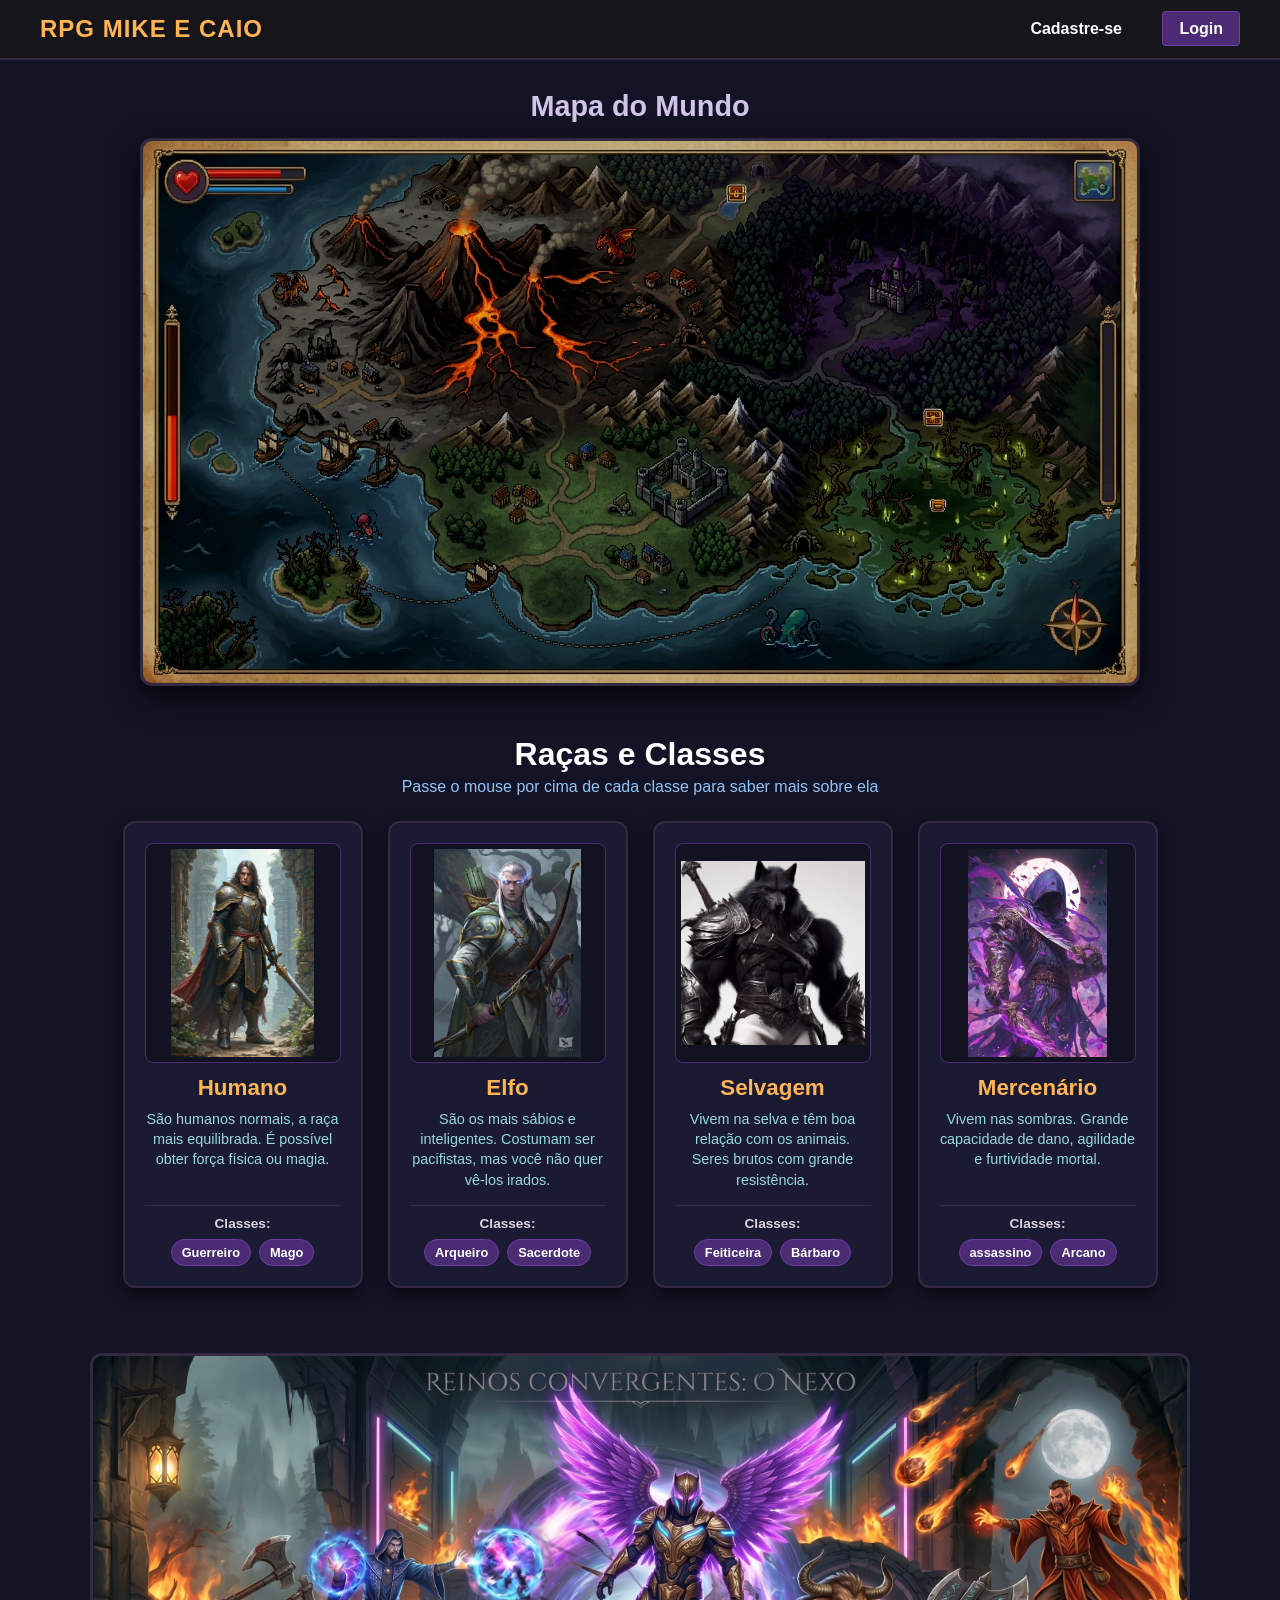
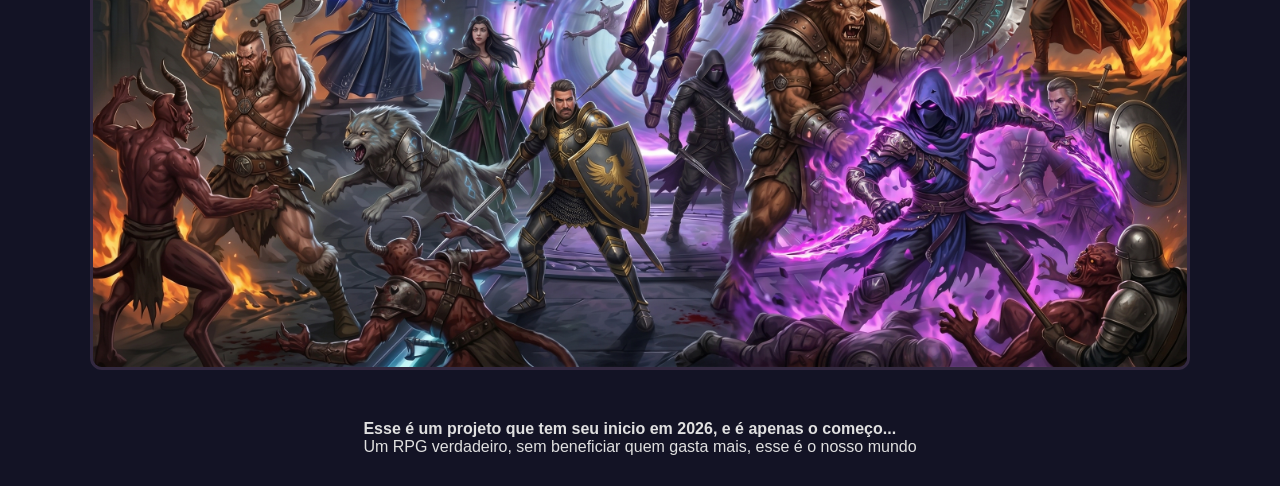
<file: index.html>
<!DOCTYPE html>
<html lang="pt-br">
<head>
    <meta charset="UTF-8">
    <meta name="viewport" content="width=device-width, initial-scale=1.0">
    <link rel="stylesheet" href="style.css">
    <title>RPG Mike e Caio</title>
</head>
<body class="">

    <!-- Cabeçalho de Navegação -->
    <header class="cabecalho">
        <div class="logo">
            <h1>RPG Mike e Caio</h1>
        </div>
        <nav class="menu-login">
            <a href="#" class="btn-link">Cadastre-se</a>
            <a href="login.html" class="btn-link btn-login">Login</a>
        </nav>
    </header>

    <!-- Área Principal -->
    <main class="container-principal">
        
        <!-- Seção do Mapa -->
        <section class="secao-mapa">
            <h2>Mapa do Mundo</h2>
            <div class="moldura-mapa">
                <img src="imagens/mapaGemini.jfif" alt="Mapa do Mundo RPG" class="mapa-img">
            </div>
        </section>

        <!-- Seção de Raças e Classes -->
        <section class="raca-classe">
            <div class="grupo-titulo">
                <h2>Raças e Classes</h2>
                <p class="subtitulo">Passe o mouse por cima de cada classe para saber mais sobre ela</p>
            </div>

            <div class="container-cards">
                <!-- HUMANO -->
                <div class="card-raca">
                    <img src="imagens/humano.png" alt="Humano" class="img-raca">
                    <h3>Humano</h3>
                    <p class="desc-raca">São humanos normais, a raça mais equilibrada. É possível obter força física ou magia.</p>
                    <div class="classes-container">
                        <span class="titulo-classes">Classes:</span>
                        <div class="lista-classes">
                            <!-- GUERREIRO -->
                            <span class="tag-classe">
                                Guerreiro
                                <div class="tooltip-classe">
                                    <img src="imagens/guerreiro.webp" alt="Guerreiro">
                                    <p><strong>Guerreiro:</strong> Mestre no combate corpo a corpo e alta defesa</p>
                                </div>
                            </span>
                            <!-- MAGO -->
                            <span class="tag-classe">
                                Mago
                                <div class="tooltip-classe">
                                    <img src="imagens/mago.webp" alt="Mago">
                                    <p><strong>Mago:</strong> Especialista em magias e ataques em área</p>
                                </div>
                            </span>
                        </div>
                    </div>
                </div>

                <!-- ELFO -->
                <div class="card-raca">
                    <img src="imagens/elfo.jpg" alt="Elfo" class="img-raca">
                    <h3>Elfo</h3>
                    <p class="desc-raca">São os mais sábios e inteligentes. Costumam ser pacifistas, mas você não quer vê-los irados.</p>
                    <div class="classes-container">
                        <span class="titulo-classes">Classes:</span>
                        <div class="lista-classes">
                            <!-- ARQUEIRO -->
                            <span class="tag-classe">
                                Arqueiro
                                <div class="tooltip-classe">
                                    <img src="imagens/arqueiro.jpg" alt="Arqueiro">
                                    <p><strong>Arqueiro:</strong> Especialista em ataques à distância com muito dano</p>
                                </div>
                            </span>
                            <!-- SACERDOTE -->
                            <span class="tag-classe">
                                Sacerdote
                                <div class="tooltip-classe">
                                    <img src="imagens/sacerdote.jpg" alt="Sacerdote">
                                    <p><strong>Sacerdote:</strong> Especialista em magias de cura e suporte</p>
                                </div>
                            </span>
                        </div>
                    </div>
                </div>

                <!-- SELVAGEM -->
                <div class="card-raca">
                    <img src="imagens/selvagem.jpg" alt="Selvagem" class="img-raca">
                    <h3>Selvagem</h3>
                    <p class="desc-raca">Vivem na selva e têm boa relação com os animais. Seres brutos com grande resistência.</p>
                    <div class="classes-container">
                        <span class="titulo-classes">Classes:</span>
                        <div class="lista-classes">
                            <!-- FEITICEIRA -->
                            <span class="tag-classe">
                                Feiticeira
                                <div class="tooltip-classe">
                                    <img src="imagens/feiticeira.jpg" alt="Feiticeira">
                                    <p><strong>Feiticeira:</strong> Talento natural em controle de animais e dano mágico</p>
                                </div>
                            </span>
                            <!-- BÁRBARO -->
                            <span class="tag-classe">
                                Bárbaro
                                <div class="tooltip-classe">
                                    <img src="imagens/barbaro.avif" alt="Bárbaro">
                                    <p><strong>Bárbaro:</strong> Resistência insana, defesa muito alta, um verdadeiro selvagem!</p>
                                </div>
                            </span>
                        </div>
                    </div>
                </div>

                <!-- MERCENÁRIO -->
                <div class="card-raca">
                    <img src="imagens/mercenario.jpg" alt="mercenario" class="img-raca">
                    <h3>Mercenário</h3>
                    <p class="desc-raca">Vivem nas sombras. Grande capacidade de dano, agilidade e furtividade mortal.</p>
                    <div class="classes-container">
                        <span class="titulo-classes">Classes:</span>
                        <div class="lista-classes">
                            <!-- ASSASSINO -->
                            <span class="tag-classe">
                                assassino
                                <div class="tooltip-classe">
                                    <img src="imagens/assassino.jpg" alt="assassino">
                                    <p><strong>Assassino:</strong> Furtividade e assassinato, nisso, ninguém supera o assassino</p>
                                </div>
                            </span>
                            <!-- ARCANO -->
                            <span class="tag-classe">
                                Arcano
                                <div class="tooltip-classe">
                                    <img src="imagens/arcano.jpg" alt="Arcano">
                                    <p><strong>Arcano:</strong> Espada? Cajado? Ele mistura magia com dano físico, e ataca somente com os punhos limpos.</p>
                                </div>
                            </span>
                        </div>
                    </div>
                </div>
            </div>
                <div>
                    <img src="imagens/bg_inicial.jfif" alt="Imagem de Fundo" class="fundo-img">
            </div>
            </section>
            <div class="rodape">
                <p><strong>Esse é um projeto que tem seu inicio em 2026, e é apenas o começo...</strong></p>
                <span class="ultima-frase">Um RPG verdadeiro, sem beneficiar quem gasta mais, esse é o nosso mundo</span>
            </div>

        

    </main>

</body>
</html>
</file>
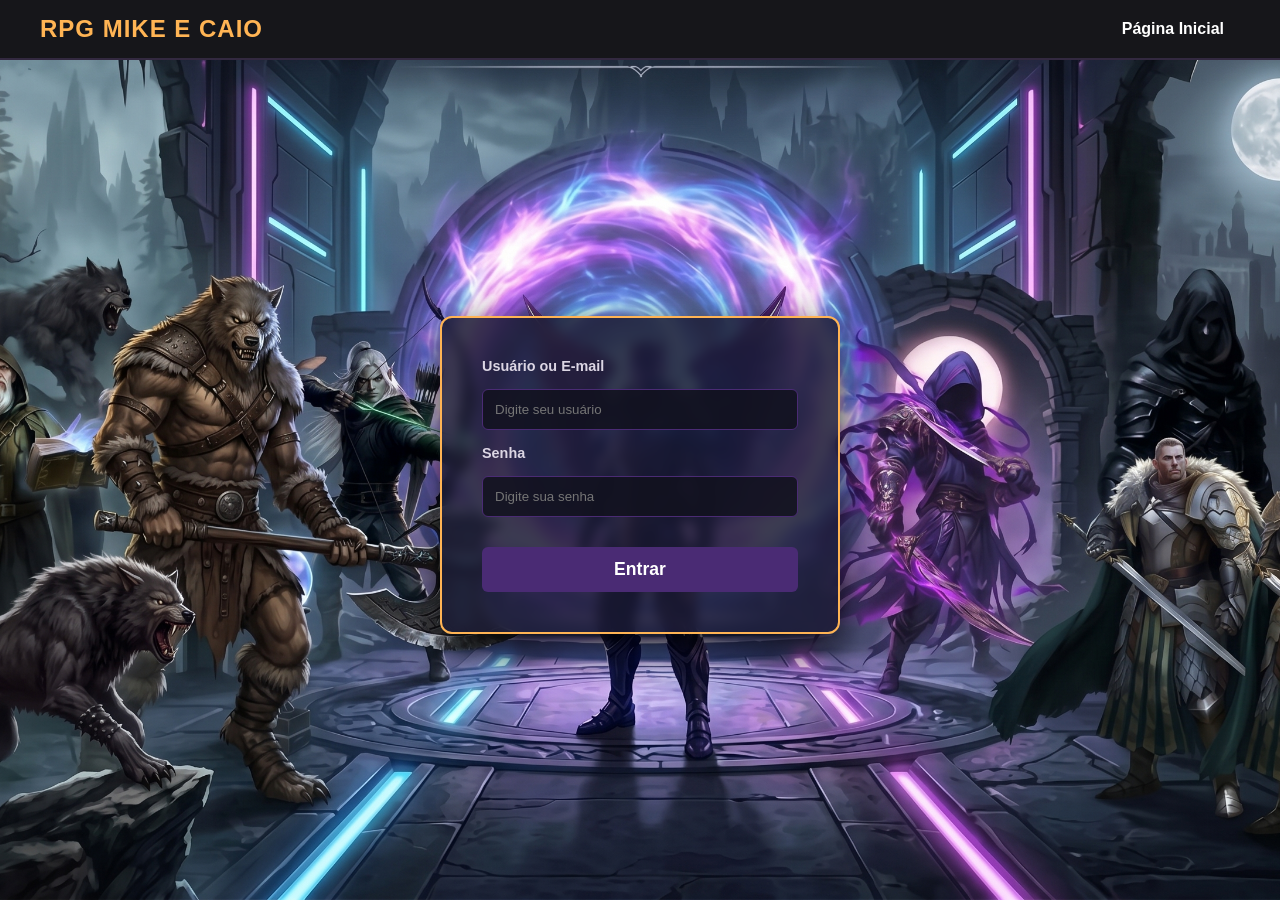
<file: login.html>
<!DOCTYPE html>
<html lang="pt-br">
<head>
    <meta charset="UTF-8">
    <meta name="viewport" content="width=device-width, initial-scale=1.0">
    <link rel="stylesheet" href="style.css">
    <title>Login - RPG Mike e Caio</title>
</head>
<body class="fundo-login">
    <header class="cabecalho">
        <div class="logo">
            <h1>RPG Mike e Caio</h1>
        </div>
        <nav class="menu-login">
            <a href="index.html" class="btn-link">Página Inicial</a>
        </nav>
    </header>


    <!-- Área exclusiva do formulário de login -->
     <main class="container-login">
        <div class="caixa-login">
            <form>
                <label for="usuario">Usuário ou E-mail</label>
                <input type="text" id="usuario" placeholder="Digite seu usuário">

                <label for="senha>">Senha</label>
                <input type="password" id="senha" placeholder="Digite sua senha">

                <button type="submit" class="btn-entrar">Entrar</button>
            </form>
        </div>
     </main>
    
</body>
</html>
</file>
<file: style.css>
/* Reset Básico */
* {
    margin: 0;
    padding: 0;
    box-sizing: border-box;
    font-family: 'Segoe UI', Tahoma, Geneva, Verdana, sans-serif;
}

body {
    background-color: #131325;
    color: #e0e0e0;
}

/* Cabeçalho */
.cabecalho {
    display: flex;
    justify-content: space-between;
    align-items: center;
    padding: 15px 40px;
    background-color: #16161a;
    border-bottom: 2px solid #332940;
}

.cabecalho h1 {
    font-size: 1.5rem;
    color: #ffb454;
    text-transform: uppercase;
    letter-spacing: 1px;
}

.menu-login .btn-link {
    color: #ffffff;
    text-decoration: none;
    margin-left: 20px;
    font-weight: bold;
    padding: 8px 16px;
    border-radius: 4px;
    transition: background-color 0.3s, color 0.3s;
}

.menu-login .btn-link:hover {
    color: #ffb454;
}

.menu-login .btn-login {
    background-color: #4a2b74;
    border: 1px solid #6b3fa0;
}

.menu-login .btn-login:hover {
    background-color: #6b3fa0;
}

/* Estrutura Principal */
.container-principal {
    display: flex;
    flex-direction: column;
    align-items: center;
    gap: 50px;
    padding: 30px 20px;
}

/* Seção do Mapa */
.secao-mapa {
    text-align: center;
    max-width: 1000px;
    width: 100%;
}

.secao-mapa h2 {
    margin-bottom: 15px;
    color: #d1c4e9;
    font-size: 1.8rem;
}

.moldura-mapa {
    border: 3px solid #332940;
    border-radius: 12px;
    overflow: hidden;
    box-shadow: 0 10px 30px rgba(0, 0, 0, 0.8);
}

.mapa-img {
    width: 100%;
    height: auto;
    display: block;
    filter: brightness(0.85) contrast(1.25);
    transition: filter 0.4s ease;
}

.mapa-img:hover {
    filter: brightness(1.05) contrast(1.3);
}

/* Seção de Raças e Classes */
.raca-classe {
    width: 100%;
    max-width: 1100px;
    display: flex;
    flex-direction: column;
    align-items: center;
    gap: 25px;
}

.grupo-titulo {
    text-align: center;
}

.grupo-titulo h2 {
    font-size: 2rem;
    color: #ffffff;
}

.subtitulo {
    font-size: 1rem;
    color: #92c5f5;
    margin-top: 5px;
}

/* Grade de Cards das Raças */
.container-cards {
    display: flex;
    flex-wrap: wrap;
    justify-content: center;
    gap: 25px;
    width: 100%;
}

.card-raca {
    background-color: #1a1a33;
    border: 2px solid #332940;
    border-radius: 12px;
    padding: 20px;
    width: 240px;
    display: flex;
    flex-direction: column;
    align-items: center;
    text-align: center;
    box-shadow: 0 6px 15px rgba(0, 0, 0, 0.5);
    transition: transform 0.3s ease, border-color 0.3s ease;
}

.card-raca:hover {
    transform: translateY(-5px);
    border-color: #ffb454;
}

.img-raca {
    width: 100%;
    height: 150px;
    object-fit: cover;
    border-radius: 8px;
    border: 1px solid #4a2b74;
    margin-bottom: 12px;
}

.card-raca h3 {
    color: #ffb454;
    font-size: 1.4rem;
    margin-bottom: 8px;
}

.desc-raca {
    font-size: 0.9rem;
    color: #98d8d8;
    line-height: 1.4;
    margin-bottom: 15px;
    flex-grow: 1;
}

/* Badges de Classes */
.classes-container {
    width: 100%;
    border-top: 1px solid #332940;
    padding-top: 10px;
}

.titulo-classes {
    font-size: 0.85rem;
    color: #dcd6e4;
    display: block;
    margin-bottom: 8px;
    font-weight: bold;
}

.lista-classes {
    display: flex;
    justify-content: center;
    gap: 8px;
}

.tag-classe {
    background-color: #4a2b74;
    color: #ffffff;
    font-size: 0.8rem;
    font-weight: bold;
    padding: 5px 10px;
    border-radius: 15px;
    border: 1px solid #6b3fa0;
}

.img-raca {
    width: 100%;
    height: 220px;          /* Aumentamos a altura da moldura */
    object-fit: contain;    /* MOSTRA A IMAGEM INTEIRA! Sem cortar nada */
    background-color: #121220; /* Fundo escuro para preencher onde não houver imagem */
    border-radius: 8px;
    border: 1px solid #4a2b74;
    margin-bottom: 12px;
    padding: 5px;           /* Espaçamento interno suave */
}



/* Torna a tag-classe a referência de posição para a janela */
.tag-classe {
    position: relative;
    cursor: pointer;
}


/* Estilização da Janela Flutuante (Tooltip) - Inicialmente Escondida */
.tooltip-classe {
    display: none; /* Escondida por padrão */
    position: absolute;
    bottom: 125%; /* Posiciona a janela acima do span*/
    left: 50%;
    transform: translateX(-50%); /* Centraliza horizontalmente (em relação ao span) */

    width: 190px;
    background-color: #1a1a2e;
    border: 2px solid #ffb454;
    border-radius: 8px;
    padding: 10px;
    box-shadow: 0 8px 20px rgba(0, 0, 0, 0.9);
    z-index: 100;               /* Garante que fique por cima de tudo */
    text-align: center;
}

/* Imagem dentro da janela flutuante */
.tooltip-classe img {
    width: 100%;
    height:200px;
    object-fit: cover;
    border-radius: 4px;
    margin-bottom: 6px;
}

/* Texto dentro da janela flutuante */
.tooltip-classe p {
    font-size: 0.75rem;
    color: #e0e0e0;
    line-height: 1.2;
}

/* A MÁGICA: Quando passa o mouse no span, MOSTRA a janela flutuante! */
.tag-classe:hover .tooltip-classe {
    display: block;
}


.fundo-img {
    width: 100%;
    height: auto;
    display: block;
    margin-top: 40px;
    border-radius: 12px;
    border: 3px solid #332940;
    box-shadow: - 15px 40px rgba(0, 0, 0, 0.9)
}

/* =========================================
   TELAS DE LOGIN E CADASTRO
========================================= */

/* Fundo exclusivo da tela de login */
.fundo-login {
    /* Troque 'background-rpg.jpg' pelo nome do arquivo da imagem que você salvou */
    background-image: url('imagens/background_login2.jfif'); 
    background-size: cover;
    background-position: center;
    background-repeat: no-repeat;
    background-attachment: fixed;
}

/* Centraliza a caixa na tela */
.container-login {
    display: flex;
    justify-content: center;
    align-items: center;
    min-height: calc(100vh - 70px); /* Desconta a altura do cabeçalho */
    padding: 20px;
}

/* A Caixa de Login sobre o fundo */
.caixa-login {
    /* Cor de fundo com transparência (0.85 = 85% visível, 15% transparente) */
    background-color: rgba(26, 26, 51, 0.85); 
    /* Efeito moderno que desfoca levemente a imagem de fundo atrás da caixa */
    backdrop-filter: blur(6px); 
    border: 2px solid #ffb454; /* Borda destacada */
    border-radius: 12px;
    padding: 40px;
    width: 100%;
    max-width: 400px;
    box-shadow: 0 15px 40px rgba(0, 0, 0, 0.9); /* Sombra escura ao redor da caixa */
    text-align: center;
    z-index: 10; /* Garante que fique por cima de tudo */
}

.caixa-login h2 {
    color: #ffb454;
    margin-bottom: 25px;
    text-transform: uppercase;
    letter-spacing: 2px;
}

.caixa-login form {
    display: flex;
    flex-direction: column;
    text-align: left;
    gap: 15px;
}

.caixa-login label {
    color: #dcd6e4;
    font-size: 0.9rem;
    font-weight: bold;
}

.caixa-login input {
    background-color: rgba(18, 18, 32, 0.9); /* Input levemente transparente */
    border: 1px solid #4a2b74;
    color: #ffffff;
    padding: 12px;
    border-radius: 6px;
    outline: none;
    transition: border-color 0.3s;
}

.caixa-login input:focus {
    border-color: #ffb454;
}

.btn-entrar {
    background-color: #4a2b74;
    color: white;
    font-weight: bold;
    font-size: 1.1rem;
    padding: 12px;
    border: none;
    border-radius: 6px;
    cursor: pointer;
    margin-top: 15px;
    transition: background-color 0.3s, transform 0.2s;
}

.btn-entrar:hover {
    background-color: #6b3fa0;
    transform: scale(1.02); /* Leve efeito de aumento ao passar o mouse */
}
</file>
